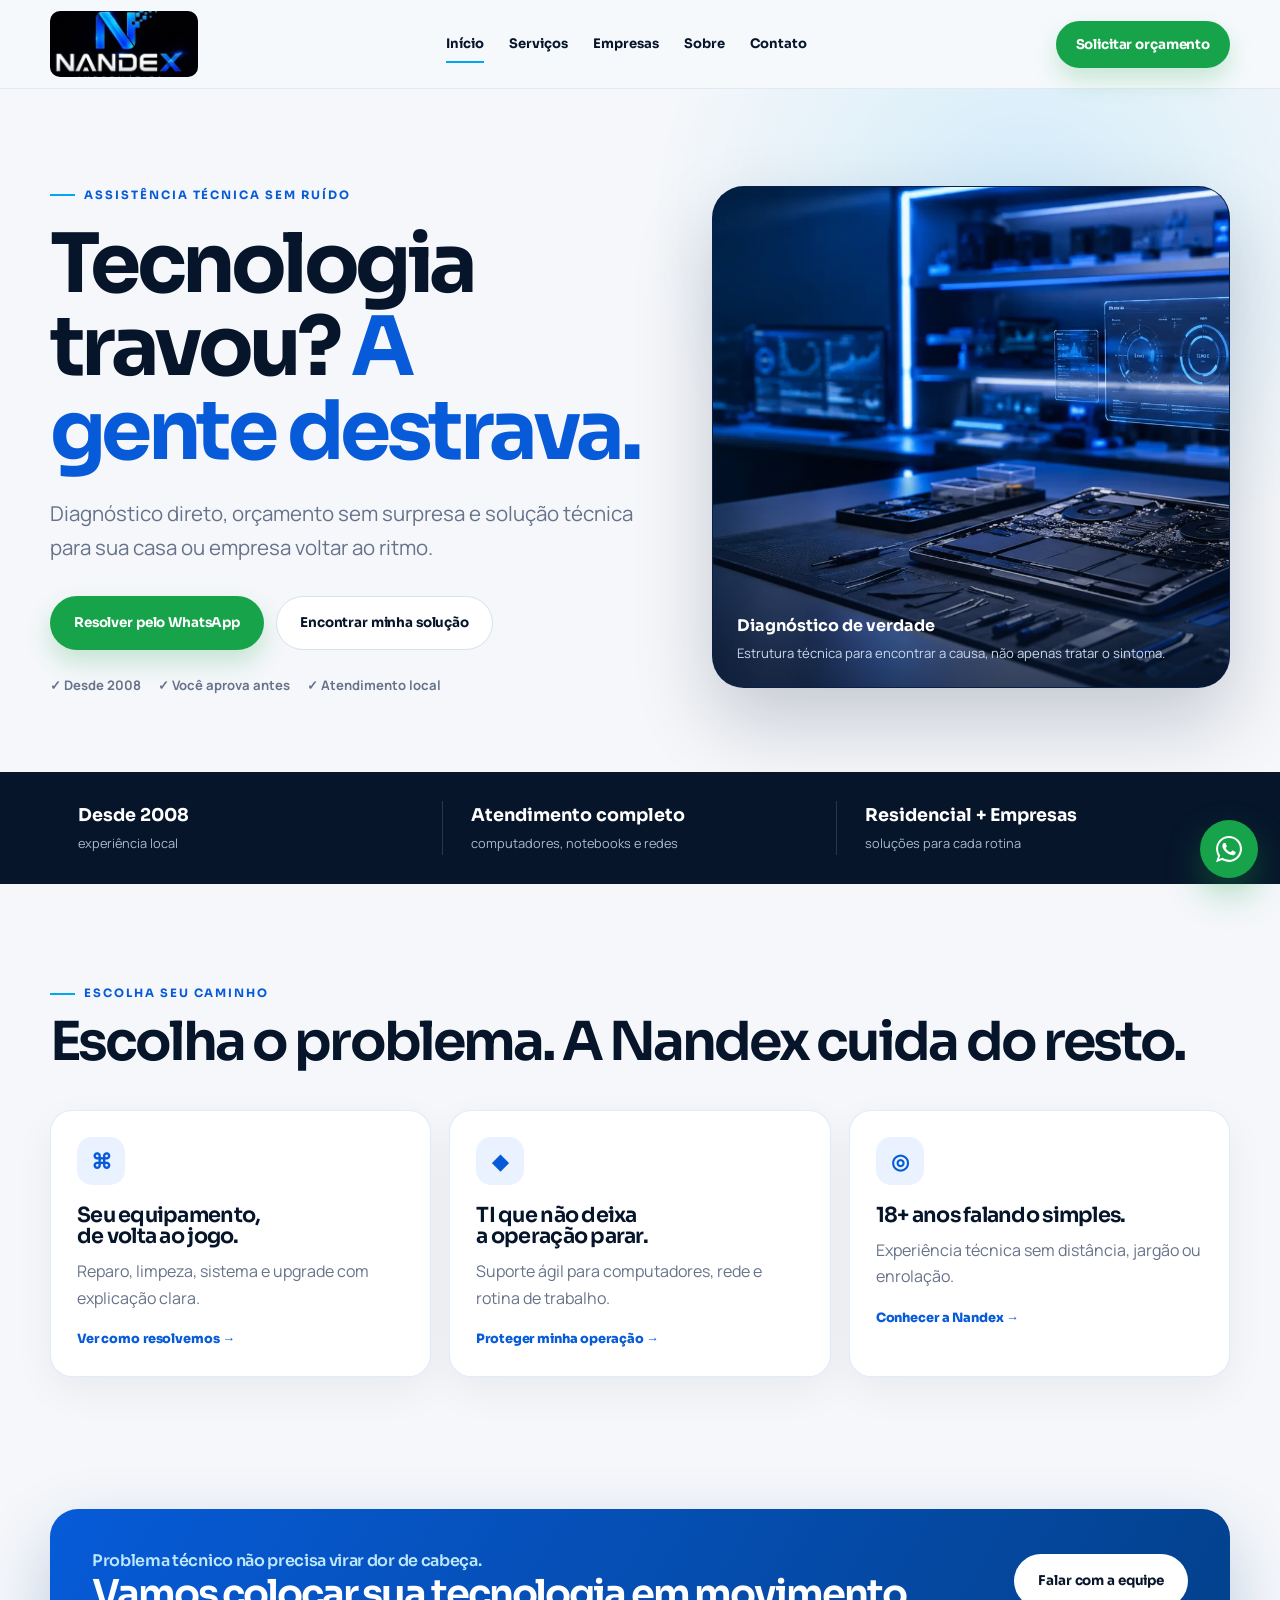
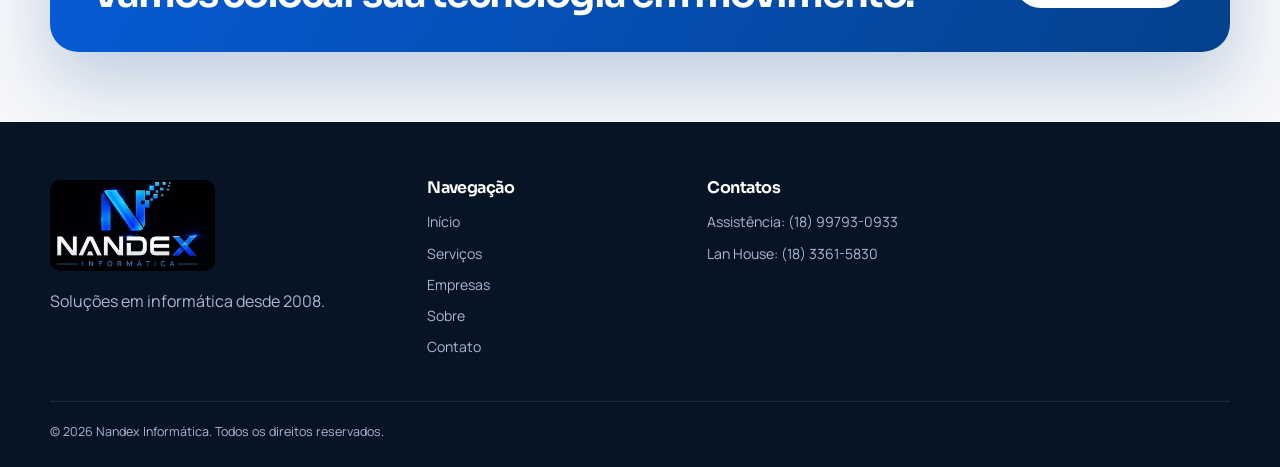
<file: index.html>
<!doctype html><html lang="pt-BR"><head><meta charset="utf-8"><meta name="viewport" content="width=device-width,initial-scale=1"><title>Nandex | Soluções em informática</title><meta name="description" content="Assistência técnica, redes e suporte de TI para residências e empresas em Paraguaçu Paulista."><link rel="preconnect" href="https://fonts.googleapis.com"><link rel="preconnect" href="https://fonts.gstatic.com" crossorigin><link href="https://fonts.googleapis.com/css2?family=Manrope:wght@400;500;600;700;800&family=Sora:wght@500;600;700;800&display=swap" rel="stylesheet"><link rel="stylesheet" href="assets/css/style.css"></head><body>
<header class="site-header"><div class="container navbar"><a class="brand" href="index.html" aria-label="Nandex - Início"><img class="brand-logo" src="assets/img/logo.nandex.jpeg" alt="Nandex Informática"></a><nav class="nav-links" aria-label="Navegação principal"><a class="active" href="index.html">Início</a><a href="servicos.html">Serviços</a><a href="empresas.html">Empresas</a><a href="sobre.html">Sobre</a><a href="contato.html">Contato</a></nav><div class="header-actions"><a class="btn btn-whatsapp" href="https://wa.me/5518997930933" target="_blank" rel="noopener">Solicitar orçamento</a><button class="mobile-toggle" type="button" aria-label="Abrir menu" aria-expanded="false" data-mobile-toggle><span></span><span></span><span></span></button></div></div></header>
<main><section class="hero"><div class="container hero-grid"><div class="hero-copy"><span class="eyebrow">Assistência técnica sem ruído</span><h1>Tecnologia travou? <em>A gente destrava.</em></h1><p>Diagnóstico direto, orçamento sem surpresa e solução técnica para sua casa ou empresa voltar ao ritmo.</p><div class="hero-actions"><a class="btn btn-whatsapp btn-lg" href="https://wa.me/5518997930933" target="_blank" rel="noopener">Resolver pelo WhatsApp</a><a class="btn btn-outline btn-lg" href="servicos.html">Encontrar minha solução</a></div><div class="trust-row"><span>✓ Desde 2008</span><span>✓ Você aprova antes</span><span>✓ Atendimento local</span></div></div><figure class="editorial-media editorial-media-home"><img src="assets/img/imagem_03.webp" width="1916" height="821" alt="Bancada técnica preparada para diagnóstico e manutenção de notebook" fetchpriority="high" decoding="async"><figcaption><strong>Diagnóstico de verdade</strong><span>Estrutura técnica para encontrar a causa, não apenas tratar o sintoma.</span></figcaption></figure></div></section>
<section class="proof-band"><div class="container proof-grid"><div><strong>Desde 2008</strong><span>experiência local</span></div><div><strong>Atendimento completo</strong><span>computadores, notebooks e redes</span></div><div><strong>Residencial + Empresas</strong><span>soluções para cada rotina</span></div></div></section>
<section class="section"><div class="container"><div class="section-heading split-heading"><div><span class="kicker">Escolha seu caminho</span><h2>Escolha o problema. A Nandex cuida do resto.</h2></div></div><div class="grid-3"><article class="card service-preview"><span class="card-icon">⌘</span><h3>Seu equipamento, de volta ao jogo.</h3><p>Reparo, limpeza, sistema e upgrade com explicação clara.</p><a href="servicos.html">Ver como resolvemos →</a></article><article class="card service-preview"><span class="card-icon">◆</span><h3>TI que não deixa a operação parar.</h3><p>Suporte ágil para computadores, rede e rotina de trabalho.</p><a href="empresas.html">Proteger minha operação →</a></article><article class="card service-preview"><span class="card-icon">◎</span><h3>18+ anos falando simples.</h3><p>Experiência técnica sem distância, jargão ou enrolação.</p><a href="sobre.html">Conhecer a Nandex →</a></article></div></div></section>
<section class="section compact"><div class="container cta-banner"><div><span>Problema técnico não precisa virar dor de cabeça.</span><h2>Vamos colocar sua tecnologia em movimento.</h2></div><a class="btn btn-light btn-lg" href="contato.html">Falar com a equipe</a></div></section></main>
<footer class="site-footer"><div class="container footer-grid"><div class="footer-brand"><img src="assets/img/logo.nandex.jpeg" alt="Nandex Informática"><p>Soluções em informática desde 2008.</p></div><div><h3>Navegação</h3><a href="index.html">Início</a><a href="servicos.html">Serviços</a><a href="empresas.html">Empresas</a><a href="sobre.html">Sobre</a><a href="contato.html">Contato</a></div><div><h3>Contatos</h3><a href="https://wa.me/5518997930933">Assistência: (18) 99793-0933</a><a href="tel:+551833615830">Lan House: (18) 3361-5830</a></div></div><div class="container footer-bottom">© 2026 Nandex Informática. Todos os direitos reservados.</div></footer><a class="whatsapp-float" href="https://wa.me/5518997930933" target="_blank" rel="noopener" aria-label="Chamar a Assistência Nandex no WhatsApp"><svg class="whatsapp-icon" viewBox="0 0 448 512" aria-hidden="true"><path d="M380.9 97.1C339 55.1 283.2 32 223.9 32 101.5 32 3.8 131.9 3.8 252.3c0 44.9 11.7 88.6 33.9 127L1.7 480l103.9-34.3c37.7 20.5 77.8 31 118.2 31h.1c120.4 0 222.1-98.3 222.1-220.9 0-59.3-23.2-115-65.1-158.7zM223.9 439.6c-36 0-71.3-9.7-102.2-28.1l-7.4-4.4-61.6 20.3 20.7-60-4.8-7.8c-20.2-32.1-30.9-69.2-30.9-107.4 0-101.7 83-184.5 186.2-184.5 49.8 0 96.6 19.4 131.8 54.6 35.2 35.2 54.6 82 54.5 131.8 0 103.5-83 185.5-186.3 185.5zm101.7-138.3c-5.6-2.8-33-16.3-38.1-18.2-5.1-1.9-8.8-2.8-12.5 2.8-3.7 5.6-14.4 18.2-17.6 21.9-3.2 3.7-6.5 4.2-12.1 1.4-32.6-16.3-54-29.1-75.5-66-5.7-9.8 5.7-9.1 16.3-30.3 1.8-3.7.9-6.9-.5-9.7-1.4-2.8-12.5-30.1-17.1-41.2-4.5-10.8-9.1-9.3-12.5-9.5-3.2-.2-6.9-.2-10.7-.2s-9.7 1.4-14.8 6.9c-5.1 5.6-19.5 19.1-19.5 46.5s20 53.9 22.8 57.6c2.8 3.7 39.3 60 95.2 84.2 35.4 15.3 49.2 16.6 66.9 14 10.8-1.6 33-13.5 37.6-26.5 4.6-13 4.6-24.2 3.2-26.5-1.3-2.5-5-3.9-10.6-6.7z"/></svg></a><script src="assets/js/main.js"></script></body></html>
</file>
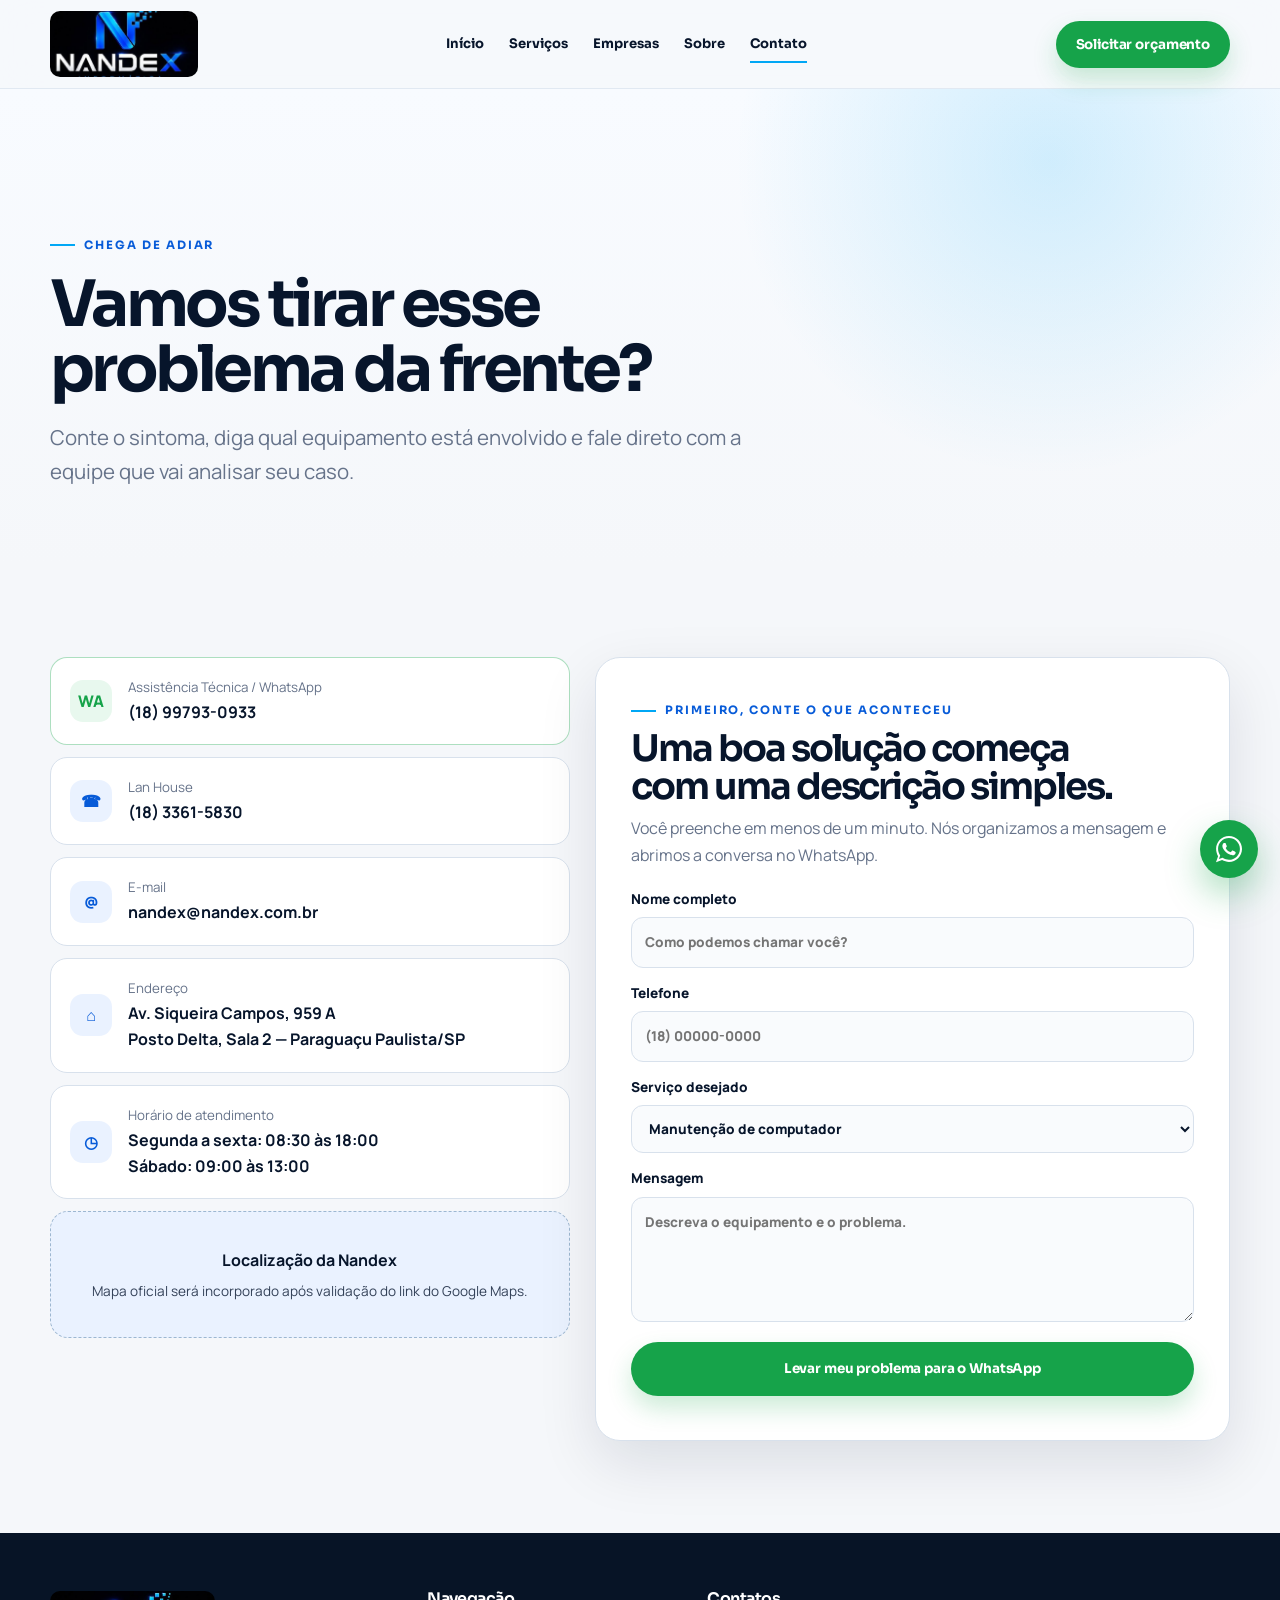
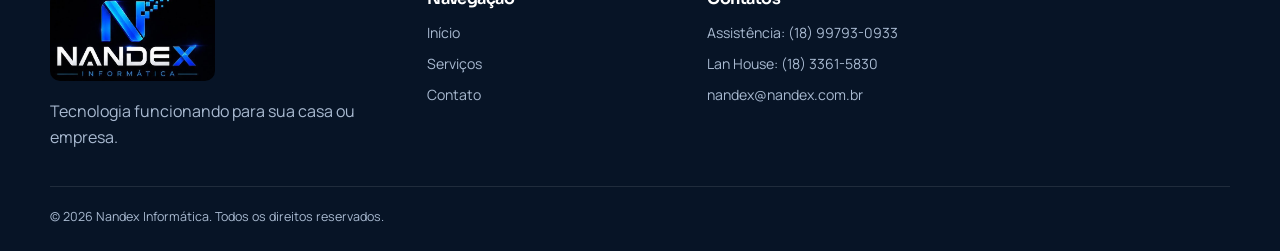
<file: contato.html>
<!doctype html><html lang="pt-BR"><head><meta charset="utf-8"><meta name="viewport" content="width=device-width,initial-scale=1"><title>Contato e orçamento | Nandex Informática</title><meta name="description" content="Fale com a Assistência Nandex, solicite orçamento e consulte horários e endereço em Paraguaçu Paulista."><link rel="preconnect" href="https://fonts.googleapis.com"><link rel="preconnect" href="https://fonts.gstatic.com" crossorigin><link href="https://fonts.googleapis.com/css2?family=Manrope:wght@400;500;600;700;800&family=Sora:wght@500;600;700;800&display=swap" rel="stylesheet"><link rel="stylesheet" href="assets/css/style.css"></head><body>
<header class="site-header"><div class="container navbar"><a class="brand" href="index.html" aria-label="Nandex - Página inicial"><img class="brand-logo" src="assets/img/logo.nandex.jpeg" alt="Nandex Informática"></a><nav class="nav-links" aria-label="Navegação principal"><a href="index.html">Início</a><a href="servicos.html">Serviços</a><a href="empresas.html">Empresas</a><a href="sobre.html">Sobre</a><a class="active" href="contato.html">Contato</a></nav><div class="header-actions"><a class="btn btn-whatsapp" href="https://wa.me/5518997930933" target="_blank" rel="noopener">Solicitar orçamento</a><button class="mobile-toggle" type="button" aria-label="Abrir menu" aria-expanded="false" data-mobile-toggle><span></span><span></span><span></span></button></div></div></header>
<main><section class="page-hero"><div class="container"><span class="eyebrow">Chega de adiar</span><h1>Vamos tirar esse problema da frente?</h1><p>Conte o sintoma, diga qual equipamento está envolvido e fale direto com a equipe que vai analisar seu caso.</p></div></section>
<section class="section"><div class="container contact-layout"><aside class="contact-info">
<a class="info-card whatsapp-card" href="https://wa.me/5518997930933" target="_blank" rel="noopener"><span>WA</span><div><small>Assistência Técnica / WhatsApp</small><strong>(18) 99793-0933</strong></div></a>
<a class="info-card" href="tel:+551833615830"><span>☎</span><div><small>Lan House</small><strong>(18) 3361-5830</strong></div></a>
<a class="info-card" href="mailto:nandex@nandex.com.br"><span>@</span><div><small>E-mail</small><strong>nandex@nandex.com.br</strong></div></a>
<div class="info-card"><span>⌂</span><div><small>Endereço</small><strong>Av. Siqueira Campos, 959 A<br>Posto Delta, Sala 2 — Paraguaçu Paulista/SP</strong></div></div>
<div class="info-card"><span>◷</span><div><small>Horário de atendimento</small><strong>Segunda a sexta: 08:30 às 18:00<br>Sábado: 09:00 às 13:00</strong></div></div>
<div class="map-placeholder"><strong>Localização da Nandex</strong><p>Mapa oficial será incorporado após validação do link do Google Maps.</p></div>
</aside>
<form class="contact-form" data-contact-form><span class="kicker">Primeiro, conte o que aconteceu</span><h2>Uma boa solução começa com uma descrição simples.</h2><p>Você preenche em menos de um minuto. Nós organizamos a mensagem e abrimos a conversa no WhatsApp.</p><label>Nome completo<input name="nome" type="text" autocomplete="name" required placeholder="Como podemos chamar você?"></label><label>Telefone<input name="telefone" type="tel" autocomplete="tel" placeholder="(18) 00000-0000"></label><label>Serviço desejado<select name="servico"><option>Manutenção de computador</option><option>Manutenção de notebook</option><option>Formatação ou instalação</option><option>Remoção de vírus</option><option>Redes e Wi-Fi</option><option>Suporte para empresa</option><option>Peças ou equipamentos</option><option>Outro atendimento</option></select></label><label>Mensagem<textarea name="mensagem" placeholder="Descreva o equipamento e o problema."></textarea></label><button class="btn btn-whatsapp btn-lg" type="submit">Levar meu problema para o WhatsApp</button><p class="form-feedback" data-form-feedback aria-live="polite"></p></form>
</div></section></main>
<footer class="site-footer"><div class="container footer-grid"><div class="footer-brand"><img src="assets/img/logo.nandex.jpeg" alt="Nandex Informática"><p>Tecnologia funcionando para sua casa ou empresa.</p></div><div><h3>Navegação</h3><a href="index.html">Início</a><a href="servicos.html">Serviços</a><a href="contato.html">Contato</a></div><div><h3>Contatos</h3><a href="https://wa.me/5518997930933">Assistência: (18) 99793-0933</a><a href="tel:+551833615830">Lan House: (18) 3361-5830</a><a href="mailto:nandex@nandex.com.br">nandex@nandex.com.br</a></div></div><div class="container footer-bottom">© 2026 Nandex Informática. Todos os direitos reservados.</div></footer><a class="whatsapp-float" href="https://wa.me/5518997930933" target="_blank" rel="noopener" aria-label="Chamar a Assistência Nandex no WhatsApp"><svg class="whatsapp-icon" viewBox="0 0 448 512" aria-hidden="true"><path d="M380.9 97.1C339 55.1 283.2 32 223.9 32 101.5 32 3.8 131.9 3.8 252.3c0 44.9 11.7 88.6 33.9 127L1.7 480l103.9-34.3c37.7 20.5 77.8 31 118.2 31h.1c120.4 0 222.1-98.3 222.1-220.9 0-59.3-23.2-115-65.1-158.7zM223.9 439.6c-36 0-71.3-9.7-102.2-28.1l-7.4-4.4-61.6 20.3 20.7-60-4.8-7.8c-20.2-32.1-30.9-69.2-30.9-107.4 0-101.7 83-184.5 186.2-184.5 49.8 0 96.6 19.4 131.8 54.6 35.2 35.2 54.6 82 54.5 131.8 0 103.5-83 185.5-186.3 185.5zm101.7-138.3c-5.6-2.8-33-16.3-38.1-18.2-5.1-1.9-8.8-2.8-12.5 2.8-3.7 5.6-14.4 18.2-17.6 21.9-3.2 3.7-6.5 4.2-12.1 1.4-32.6-16.3-54-29.1-75.5-66-5.7-9.8 5.7-9.1 16.3-30.3 1.8-3.7.9-6.9-.5-9.7-1.4-2.8-12.5-30.1-17.1-41.2-4.5-10.8-9.1-9.3-12.5-9.5-3.2-.2-6.9-.2-10.7-.2s-9.7 1.4-14.8 6.9c-5.1 5.6-19.5 19.1-19.5 46.5s20 53.9 22.8 57.6c2.8 3.7 39.3 60 95.2 84.2 35.4 15.3 49.2 16.6 66.9 14 10.8-1.6 33-13.5 37.6-26.5 4.6-13 4.6-24.2 3.2-26.5-1.3-2.5-5-3.9-10.6-6.7z"/></svg></a><script src="assets/js/main.js"></script></body></html>
</file>
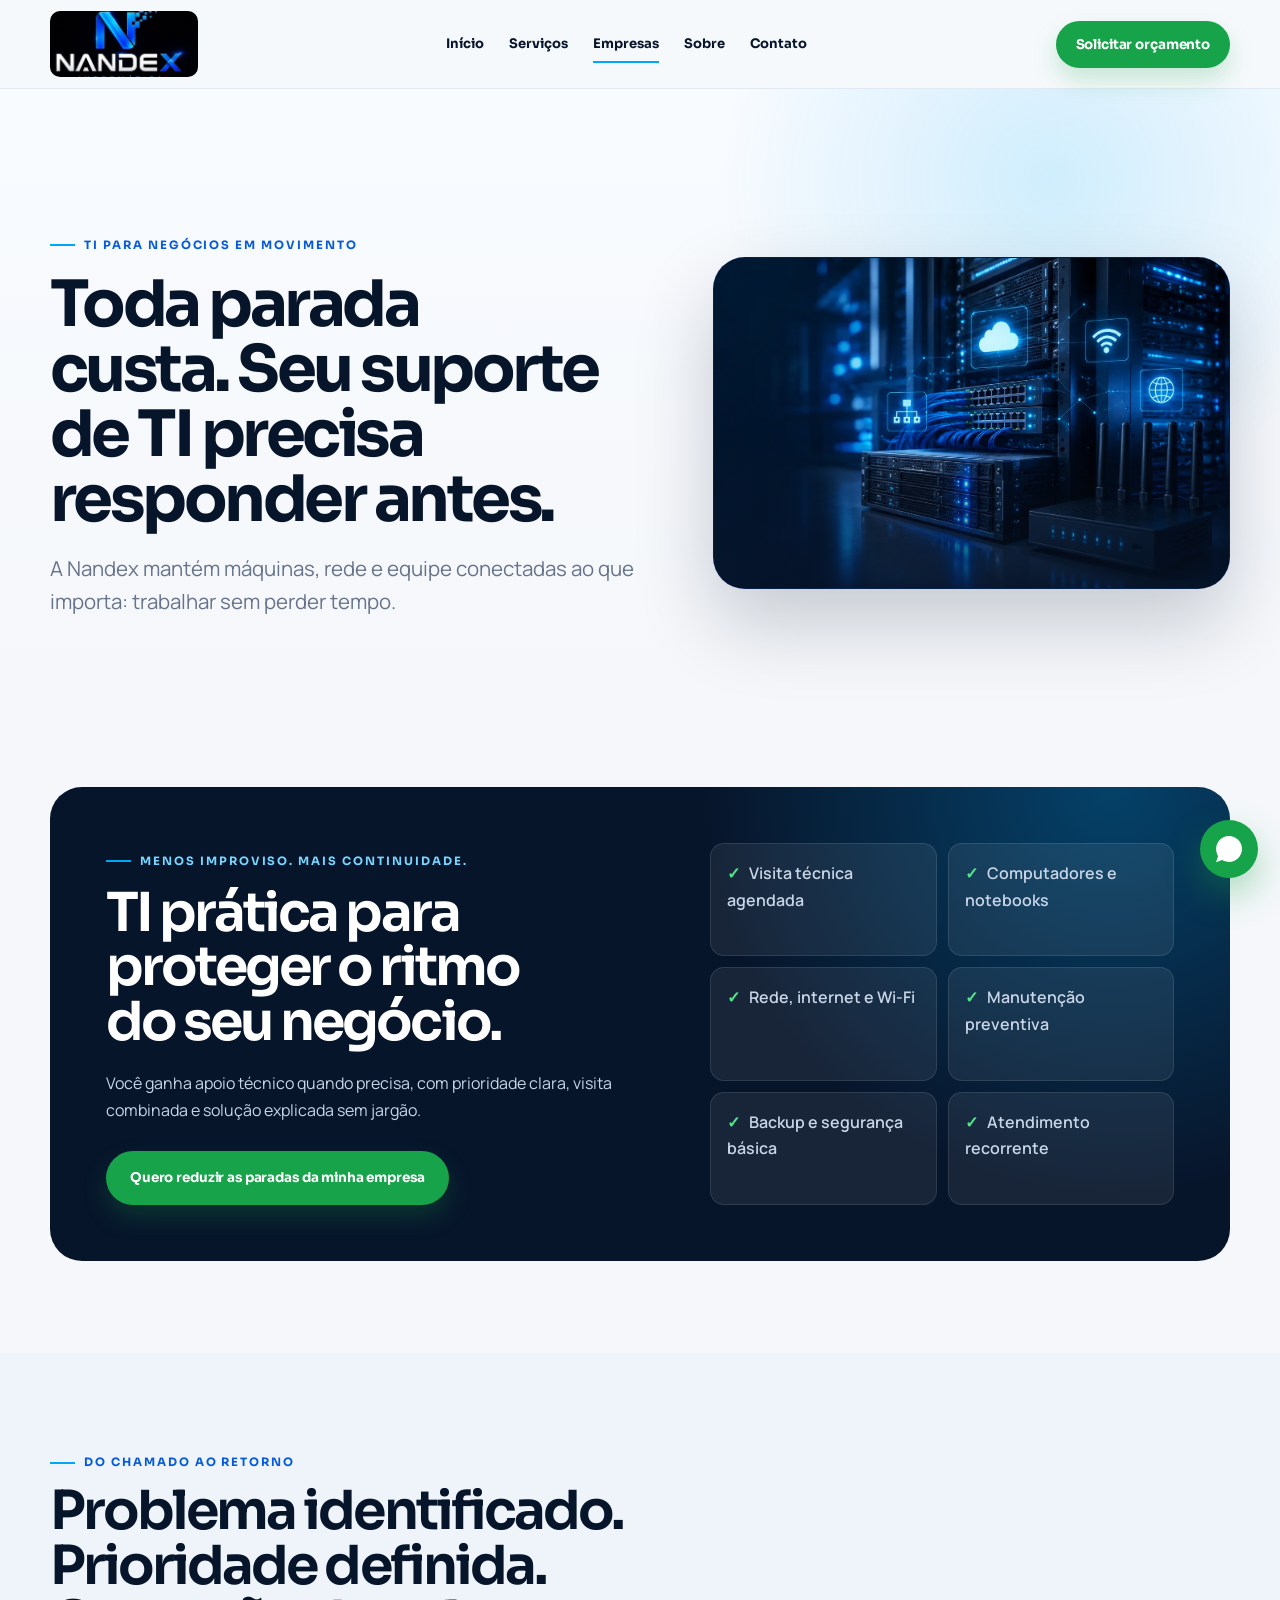
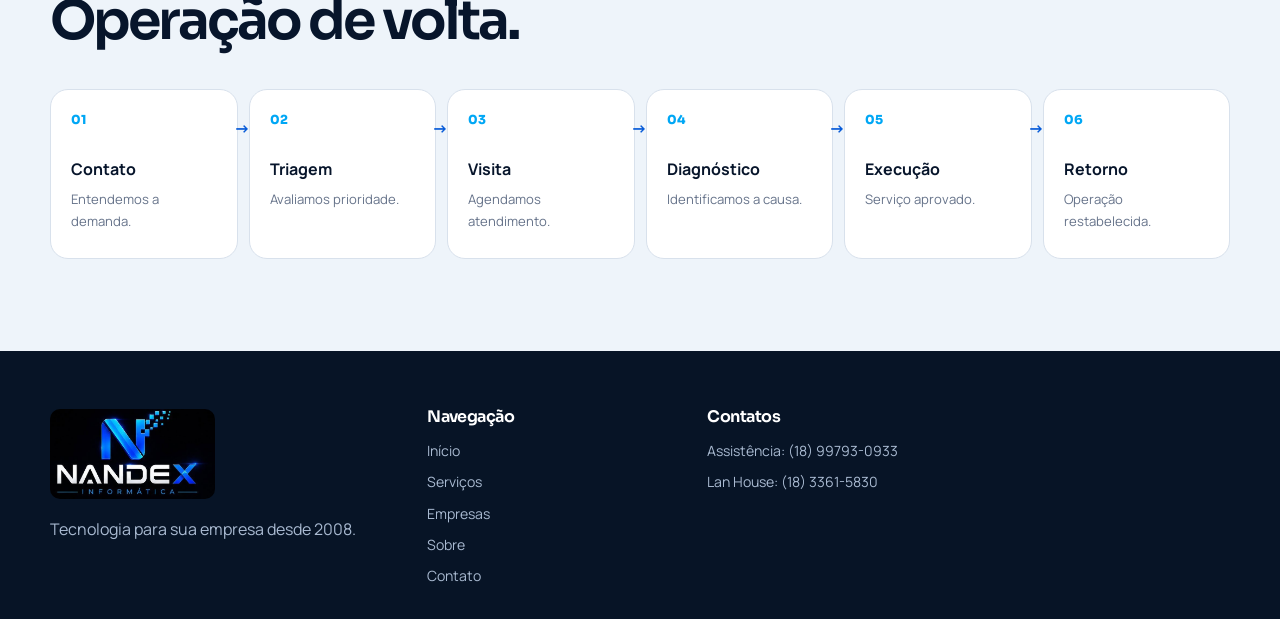
<file: empresas.html>
<!doctype html><html lang="pt-BR"><head><meta charset="utf-8"><meta name="viewport" content="width=device-width,initial-scale=1"><title>Suporte de TI para empresas | Nandex</title><meta name="description" content="Suporte de TI, redes e manutenção preventiva para empresas em Paraguaçu Paulista."><link rel="preconnect" href="https://fonts.googleapis.com"><link rel="preconnect" href="https://fonts.gstatic.com" crossorigin><link href="https://fonts.googleapis.com/css2?family=Manrope:wght@400;500;600;700;800&family=Sora:wght@500;600;700;800&display=swap" rel="stylesheet"><link rel="stylesheet" href="assets/css/style.css"></head><body>
<header class="site-header"><div class="container navbar"><a class="brand" href="index.html"><img class="brand-logo" src="assets/img/logo.nandex.jpeg" alt="Nandex Informática"></a><nav class="nav-links"><a href="index.html">Início</a><a href="servicos.html">Serviços</a><a class="active" href="empresas.html">Empresas</a><a href="sobre.html">Sobre</a><a href="contato.html">Contato</a></nav><div class="header-actions"><a class="btn btn-whatsapp" href="https://wa.me/5518997930933">Solicitar orçamento</a><button class="mobile-toggle" aria-label="Abrir menu" aria-expanded="false" data-mobile-toggle><span></span><span></span><span></span></button></div></div></header>
<main><section class="page-hero"><div class="container page-hero-grid"><div class="page-hero-copy"><span class="eyebrow">TI para negócios em movimento</span><h1>Toda parada custa. Seu suporte de TI precisa responder antes.</h1><p>A Nandex mantém máquinas, rede e equipe conectadas ao que importa: trabalhar sem perder tempo.</p></div><figure class="editorial-media" style="--media-position: right center"><img src="assets/img/imagem_04.webp" width="1916" height="821" alt="Infraestrutura de rede, servidores e conectividade empresarial" loading="lazy" decoding="async"></figure></div></section><section class="section"><div class="container business-panel"><div><span class="kicker kicker-light">Menos improviso. Mais continuidade.</span><h2>TI prática para proteger o ritmo do seu negócio.</h2><p>Você ganha apoio técnico quando precisa, com prioridade clara, visita combinada e solução explicada sem jargão.</p><a class="btn btn-whatsapp btn-lg" href="https://wa.me/5518997930933?text=Quero%20falar%20sobre%20suporte%20para%20minha%20empresa.">Quero reduzir as paradas da minha empresa</a></div><ul class="feature-list"><li>Visita técnica agendada</li><li>Computadores e notebooks</li><li>Rede, internet e Wi-Fi</li><li>Manutenção preventiva</li><li>Backup e segurança básica</li><li>Atendimento recorrente</li></ul></div></section><section class="section section-tint"><div class="container"><div class="section-heading"><span class="kicker">Do chamado ao retorno</span><h2>Problema identificado. Prioridade definida. Operação de volta.</h2></div><ol class="process-grid"><li><span>01</span><strong>Contato</strong><p>Entendemos a demanda.</p></li><li><span>02</span><strong>Triagem</strong><p>Avaliamos prioridade.</p></li><li><span>03</span><strong>Visita</strong><p>Agendamos atendimento.</p></li><li><span>04</span><strong>Diagnóstico</strong><p>Identificamos a causa.</p></li><li><span>05</span><strong>Execução</strong><p>Serviço aprovado.</p></li><li><span>06</span><strong>Retorno</strong><p>Operação restabelecida.</p></li></ol></div></section></main>
<footer class="site-footer"><div class="container footer-grid"><div class="footer-brand"><img src="assets/img/logo.nandex.jpeg" alt="Nandex Informática"><p>Tecnologia para sua empresa desde 2008.</p></div><div><h3>Navegação</h3><a href="index.html">Início</a><a href="servicos.html">Serviços</a><a href="empresas.html">Empresas</a><a href="sobre.html">Sobre</a><a href="contato.html">Contato</a></div><div><h3>Contatos</h3><a href="https://wa.me/5518997930933">Assistência: (18) 99793-0933</a><a href="tel:+551833615830">Lan House: (18) 3361-5830</a></div></div></footer><a class="whatsapp-float" href="https://wa.me/5518997930933" aria-label="Chamar no WhatsApp"><svg class="whatsapp-icon" viewBox="0 0 448 512" aria-hidden="true"><path d="M380.9 97.1C339 55.1 283.2 32 223.9 32 101.5 32 3.8 131.9 3.8 252.3c0 44.9 11.7 88.6 33.9 127L1.7 480l103.9-34.3c37.7 20.5 77.8 31 118.2 31h.1c120.4 0 222.1-98.3 222.1-220.9 0-59.3-23.2-115-65.1-158.7z"/></svg></a><script src="assets/js/main.js"></script></body></html>
</file>
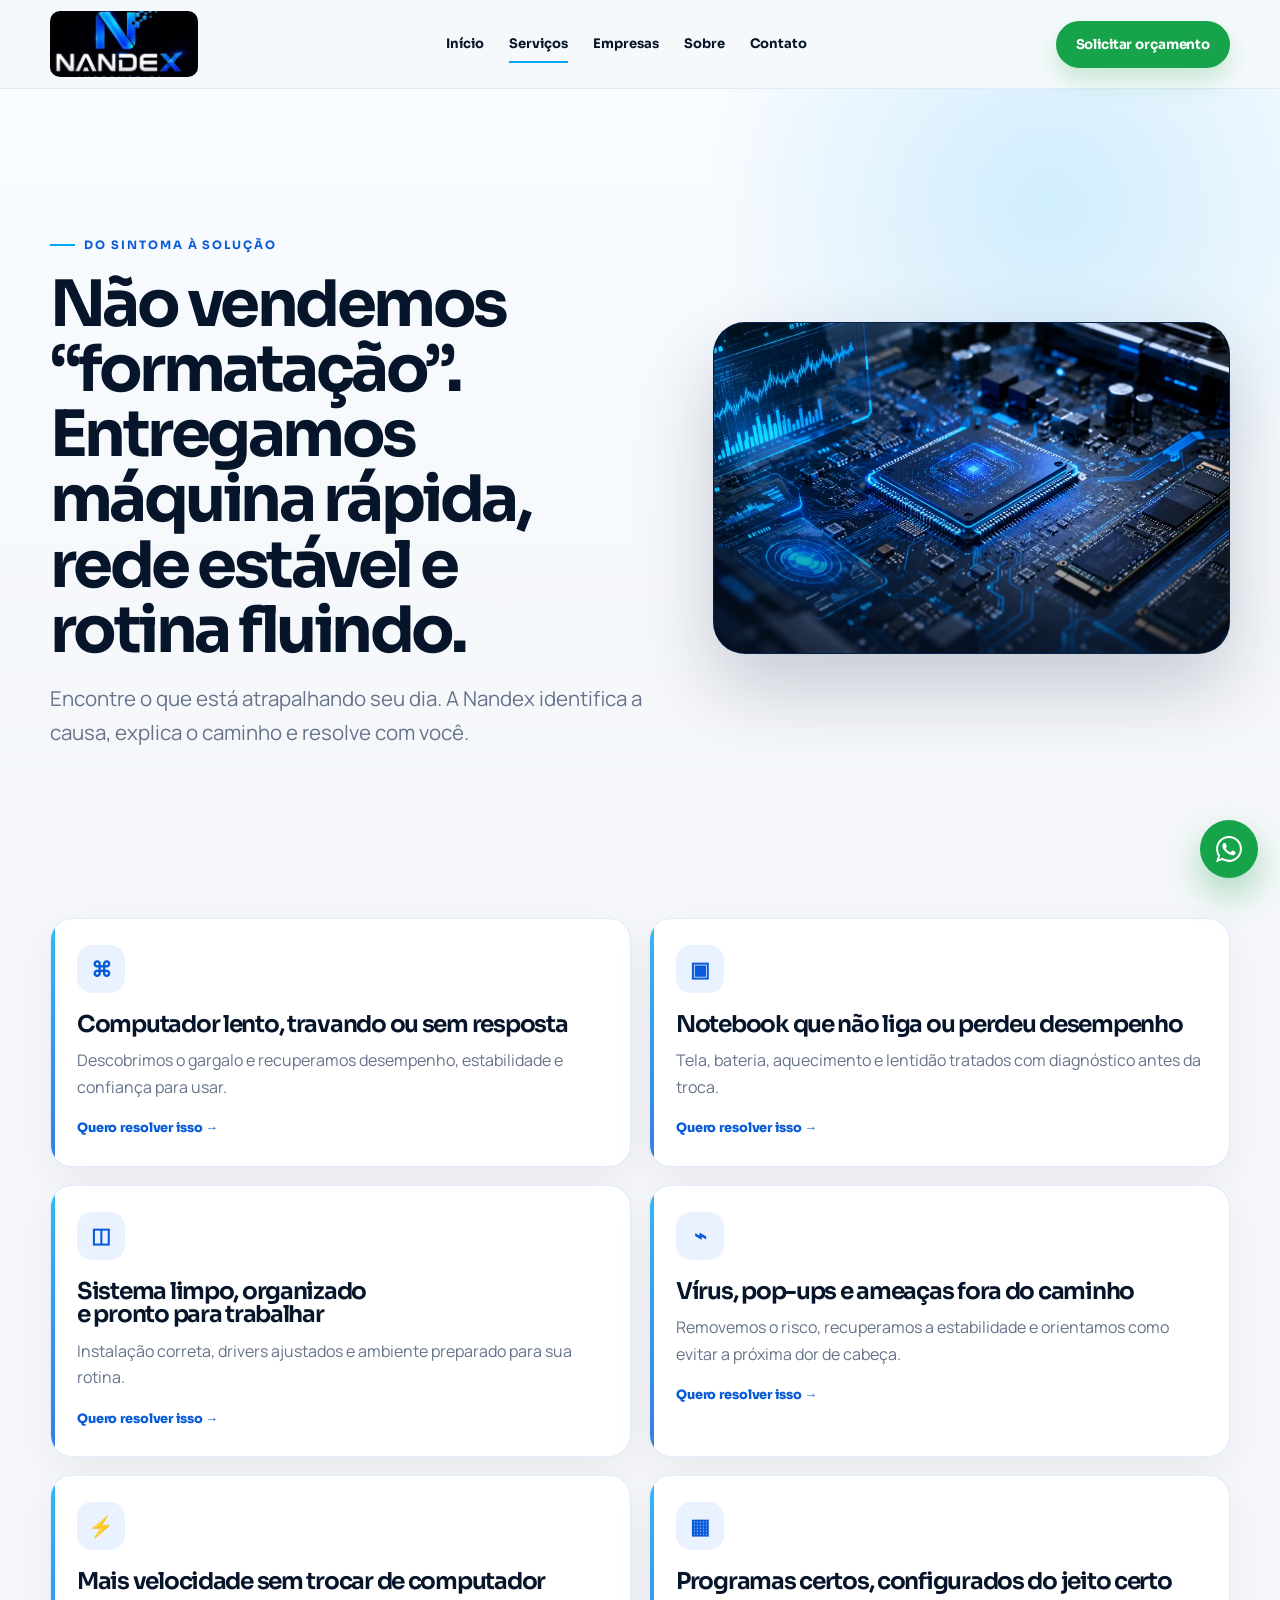
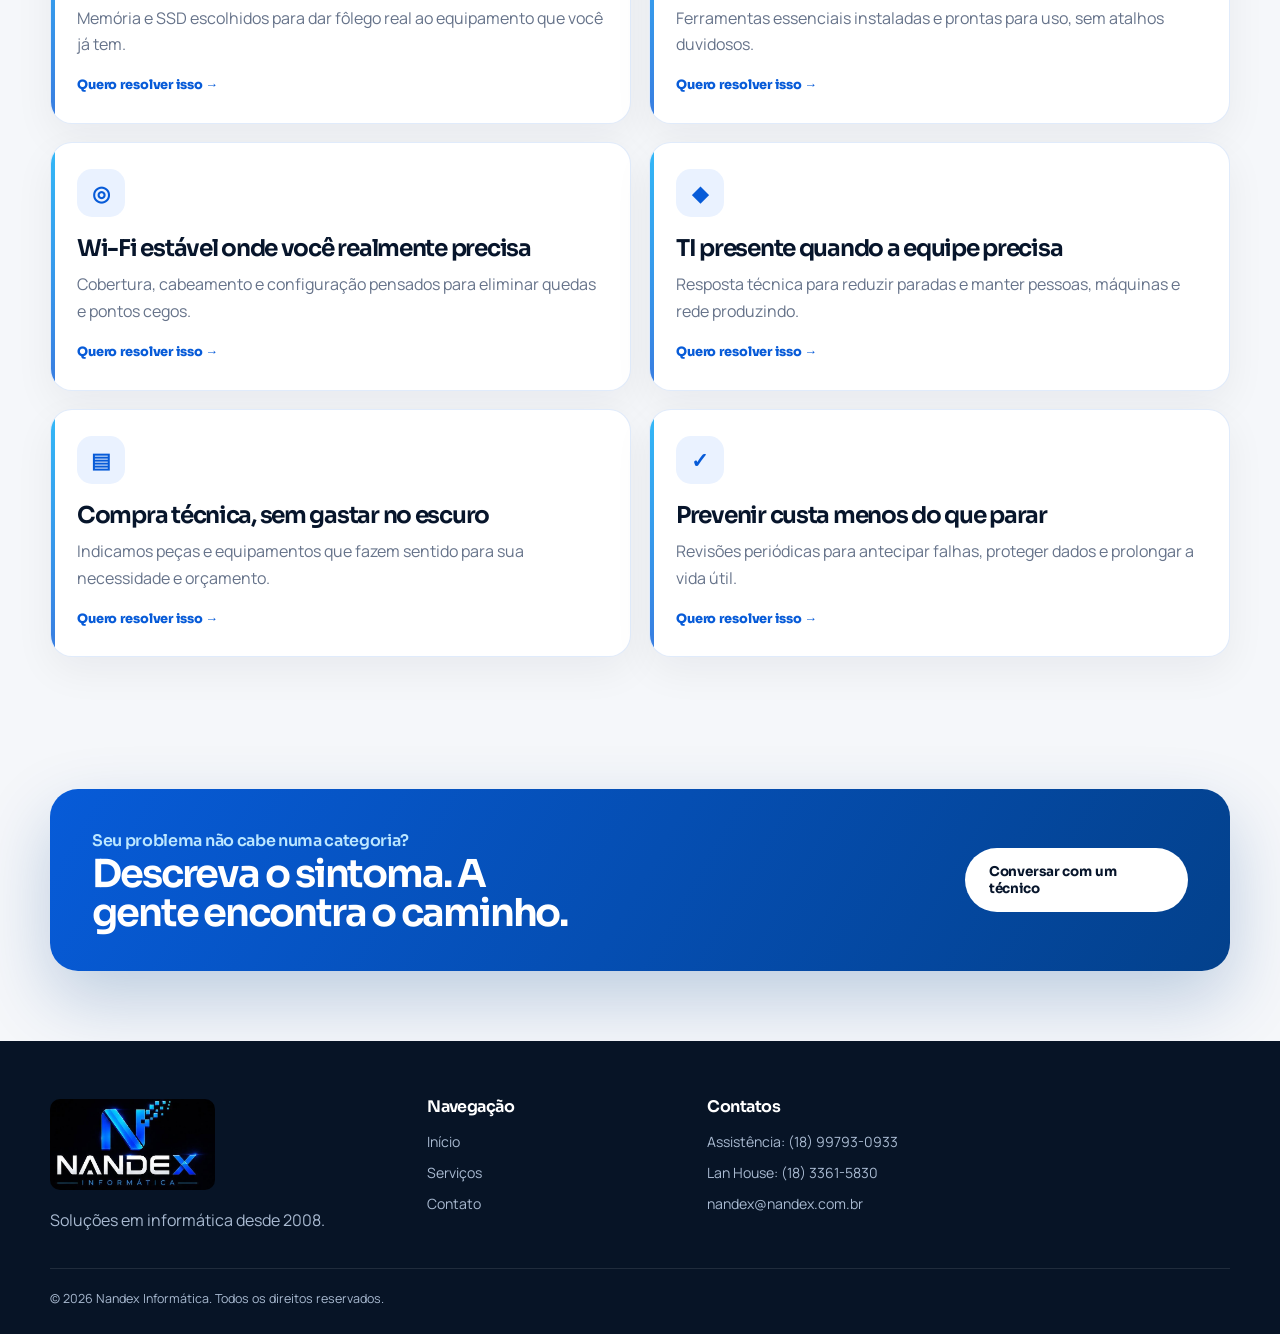
<file: servicos.html>
<!doctype html><html lang="pt-BR"><head><meta charset="utf-8"><meta name="viewport" content="width=device-width,initial-scale=1"><title>Serviços de informática | Nandex</title><meta name="description" content="Manutenção de computadores e notebooks, redes, upgrades, remoção de vírus e suporte empresarial em Paraguaçu Paulista."><link rel="preconnect" href="https://fonts.googleapis.com"><link rel="preconnect" href="https://fonts.gstatic.com" crossorigin><link href="https://fonts.googleapis.com/css2?family=Manrope:wght@400;500;600;700;800&family=Sora:wght@500;600;700;800&display=swap" rel="stylesheet"><link rel="stylesheet" href="assets/css/style.css"></head><body>
<header class="site-header"><div class="container navbar"><a class="brand" href="index.html" aria-label="Nandex - Página inicial"><img class="brand-logo" src="assets/img/logo.nandex.jpeg" alt="Nandex Informática"></a><nav class="nav-links" aria-label="Navegação principal"><a href="index.html">Início</a><a class="active" href="servicos.html">Serviços</a><a href="empresas.html">Empresas</a><a href="sobre.html">Sobre</a><a href="contato.html">Contato</a></nav><div class="header-actions"><a class="btn btn-whatsapp" href="https://wa.me/5518997930933" target="_blank" rel="noopener">Solicitar orçamento</a><button class="mobile-toggle" type="button" aria-label="Abrir menu" aria-expanded="false" data-mobile-toggle><span></span><span></span><span></span></button></div></div></header>
<main><section class="page-hero"><div class="container page-hero-grid"><div class="page-hero-copy"><span class="eyebrow">Do sintoma à solução</span><h1>Não vendemos “formatação”. Entregamos máquina rápida, rede estável e rotina fluindo.</h1><p>Encontre o que está atrapalhando seu dia. A Nandex identifica a causa, explica o caminho e resolve com você.</p></div><figure class="editorial-media" style="--media-position: center"><img src="assets/img/imagem_01.webp" width="1672" height="941" alt="Placa de computador com processador e memória em destaque" loading="lazy" decoding="async"></figure></div></section>
<section class="section"><div class="container services-catalog">
<article class="service-card" id="manutencao"><span class="card-icon">⌘</span><h2>Computador lento, travando ou sem resposta</h2><p>Descobrimos o gargalo e recuperamos desempenho, estabilidade e confiança para usar.</p><a href="https://wa.me/5518997930933?text=Quero%20consultar%20manuten%C3%A7%C3%A3o%20de%20computador." target="_blank" rel="noopener">Quero resolver isso →</a></article>
<article class="service-card"><span class="card-icon">▣</span><h2>Notebook que não liga ou perdeu desempenho</h2><p>Tela, bateria, aquecimento e lentidão tratados com diagnóstico antes da troca.</p><a href="https://wa.me/5518997930933?text=Quero%20consultar%20manuten%C3%A7%C3%A3o%20de%20notebook." target="_blank" rel="noopener">Quero resolver isso →</a></article>
<article class="service-card"><span class="card-icon">◫</span><h2>Sistema limpo, organizado e pronto para trabalhar</h2><p>Instalação correta, drivers ajustados e ambiente preparado para sua rotina.</p><a href="https://wa.me/5518997930933?text=Quero%20consultar%20formata%C3%A7%C3%A3o%20e%20sistemas." target="_blank" rel="noopener">Quero resolver isso →</a></article>
<article class="service-card"><span class="card-icon">⌁</span><h2>Vírus, pop-ups e ameaças fora do caminho</h2><p>Removemos o risco, recuperamos a estabilidade e orientamos como evitar a próxima dor de cabeça.</p><a href="https://wa.me/5518997930933?text=Quero%20consultar%20remo%C3%A7%C3%A3o%20de%20v%C3%ADrus." target="_blank" rel="noopener">Quero resolver isso →</a></article>
<article class="service-card"><span class="card-icon">⚡</span><h2>Mais velocidade sem trocar de computador</h2><p>Memória e SSD escolhidos para dar fôlego real ao equipamento que você já tem.</p><a href="https://wa.me/5518997930933?text=Quero%20consultar%20upgrade%20de%20mem%C3%B3ria%20e%20SSD." target="_blank" rel="noopener">Quero resolver isso →</a></article>
<article class="service-card"><span class="card-icon">▦</span><h2>Programas certos, configurados do jeito certo</h2><p>Ferramentas essenciais instaladas e prontas para uso, sem atalhos duvidosos.</p><a href="https://wa.me/5518997930933?text=Quero%20consultar%20instala%C3%A7%C3%A3o%20de%20programas." target="_blank" rel="noopener">Quero resolver isso →</a></article>
<article class="service-card" id="redes"><span class="card-icon">◎</span><h2>Wi-Fi estável onde você realmente precisa</h2><p>Cobertura, cabeamento e configuração pensados para eliminar quedas e pontos cegos.</p><a href="https://wa.me/5518997930933?text=Quero%20consultar%20redes%2C%20Wi-Fi%20e%20cabeamento." target="_blank" rel="noopener">Quero resolver isso →</a></article>
<article class="service-card" id="empresarial"><span class="card-icon">◆</span><h2>TI presente quando a equipe precisa</h2><p>Resposta técnica para reduzir paradas e manter pessoas, máquinas e rede produzindo.</p><a href="https://wa.me/5518997930933?text=Quero%20consultar%20suporte%20t%C3%A9cnico%20empresarial." target="_blank" rel="noopener">Quero resolver isso →</a></article>
<article class="service-card"><span class="card-icon">▤</span><h2>Compra técnica, sem gastar no escuro</h2><p>Indicamos peças e equipamentos que fazem sentido para sua necessidade e orçamento.</p><a href="https://wa.me/5518997930933?text=Quero%20consultar%20pe%C3%A7as%20e%20equipamentos." target="_blank" rel="noopener">Quero resolver isso →</a></article>
<article class="service-card"><span class="card-icon">✓</span><h2>Prevenir custa menos do que parar</h2><p>Revisões periódicas para antecipar falhas, proteger dados e prolongar a vida útil.</p><a href="https://wa.me/5518997930933?text=Quero%20consultar%20manuten%C3%A7%C3%A3o%20preventiva." target="_blank" rel="noopener">Quero resolver isso →</a></article>
</div></section><section class="section compact"><div class="container cta-banner"><div><span>Seu problema não cabe numa categoria?</span><h2>Descreva o sintoma. A gente encontra o caminho.</h2></div><a class="btn btn-light btn-lg" href="https://wa.me/5518997930933" target="_blank" rel="noopener">Conversar com um técnico</a></div></section></main>
<footer class="site-footer"><div class="container footer-grid"><div class="footer-brand"><img src="assets/img/logo.nandex.jpeg" alt="Nandex Informática"><p>Soluções em informática desde 2008.</p></div><div><h3>Navegação</h3><a href="index.html">Início</a><a href="servicos.html">Serviços</a><a href="contato.html">Contato</a></div><div><h3>Contatos</h3><a href="https://wa.me/5518997930933">Assistência: (18) 99793-0933</a><a href="tel:+551833615830">Lan House: (18) 3361-5830</a><a href="mailto:nandex@nandex.com.br">nandex@nandex.com.br</a></div></div><div class="container footer-bottom">© 2026 Nandex Informática. Todos os direitos reservados.</div></footer><a class="whatsapp-float" href="https://wa.me/5518997930933" target="_blank" rel="noopener" aria-label="Chamar a Assistência Nandex no WhatsApp"><svg class="whatsapp-icon" viewBox="0 0 448 512" aria-hidden="true"><path d="M380.9 97.1C339 55.1 283.2 32 223.9 32 101.5 32 3.8 131.9 3.8 252.3c0 44.9 11.7 88.6 33.9 127L1.7 480l103.9-34.3c37.7 20.5 77.8 31 118.2 31h.1c120.4 0 222.1-98.3 222.1-220.9 0-59.3-23.2-115-65.1-158.7zM223.9 439.6c-36 0-71.3-9.7-102.2-28.1l-7.4-4.4-61.6 20.3 20.7-60-4.8-7.8c-20.2-32.1-30.9-69.2-30.9-107.4 0-101.7 83-184.5 186.2-184.5 49.8 0 96.6 19.4 131.8 54.6 35.2 35.2 54.6 82 54.5 131.8 0 103.5-83 185.5-186.3 185.5zm101.7-138.3c-5.6-2.8-33-16.3-38.1-18.2-5.1-1.9-8.8-2.8-12.5 2.8-3.7 5.6-14.4 18.2-17.6 21.9-3.2 3.7-6.5 4.2-12.1 1.4-32.6-16.3-54-29.1-75.5-66-5.7-9.8 5.7-9.1 16.3-30.3 1.8-3.7.9-6.9-.5-9.7-1.4-2.8-12.5-30.1-17.1-41.2-4.5-10.8-9.1-9.3-12.5-9.5-3.2-.2-6.9-.2-10.7-.2s-9.7 1.4-14.8 6.9c-5.1 5.6-19.5 19.1-19.5 46.5s20 53.9 22.8 57.6c2.8 3.7 39.3 60 95.2 84.2 35.4 15.3 49.2 16.6 66.9 14 10.8-1.6 33-13.5 37.6-26.5 4.6-13 4.6-24.2 3.2-26.5-1.3-2.5-5-3.9-10.6-6.7z"/></svg></a><script src="assets/js/main.js"></script></body></html>
</file>
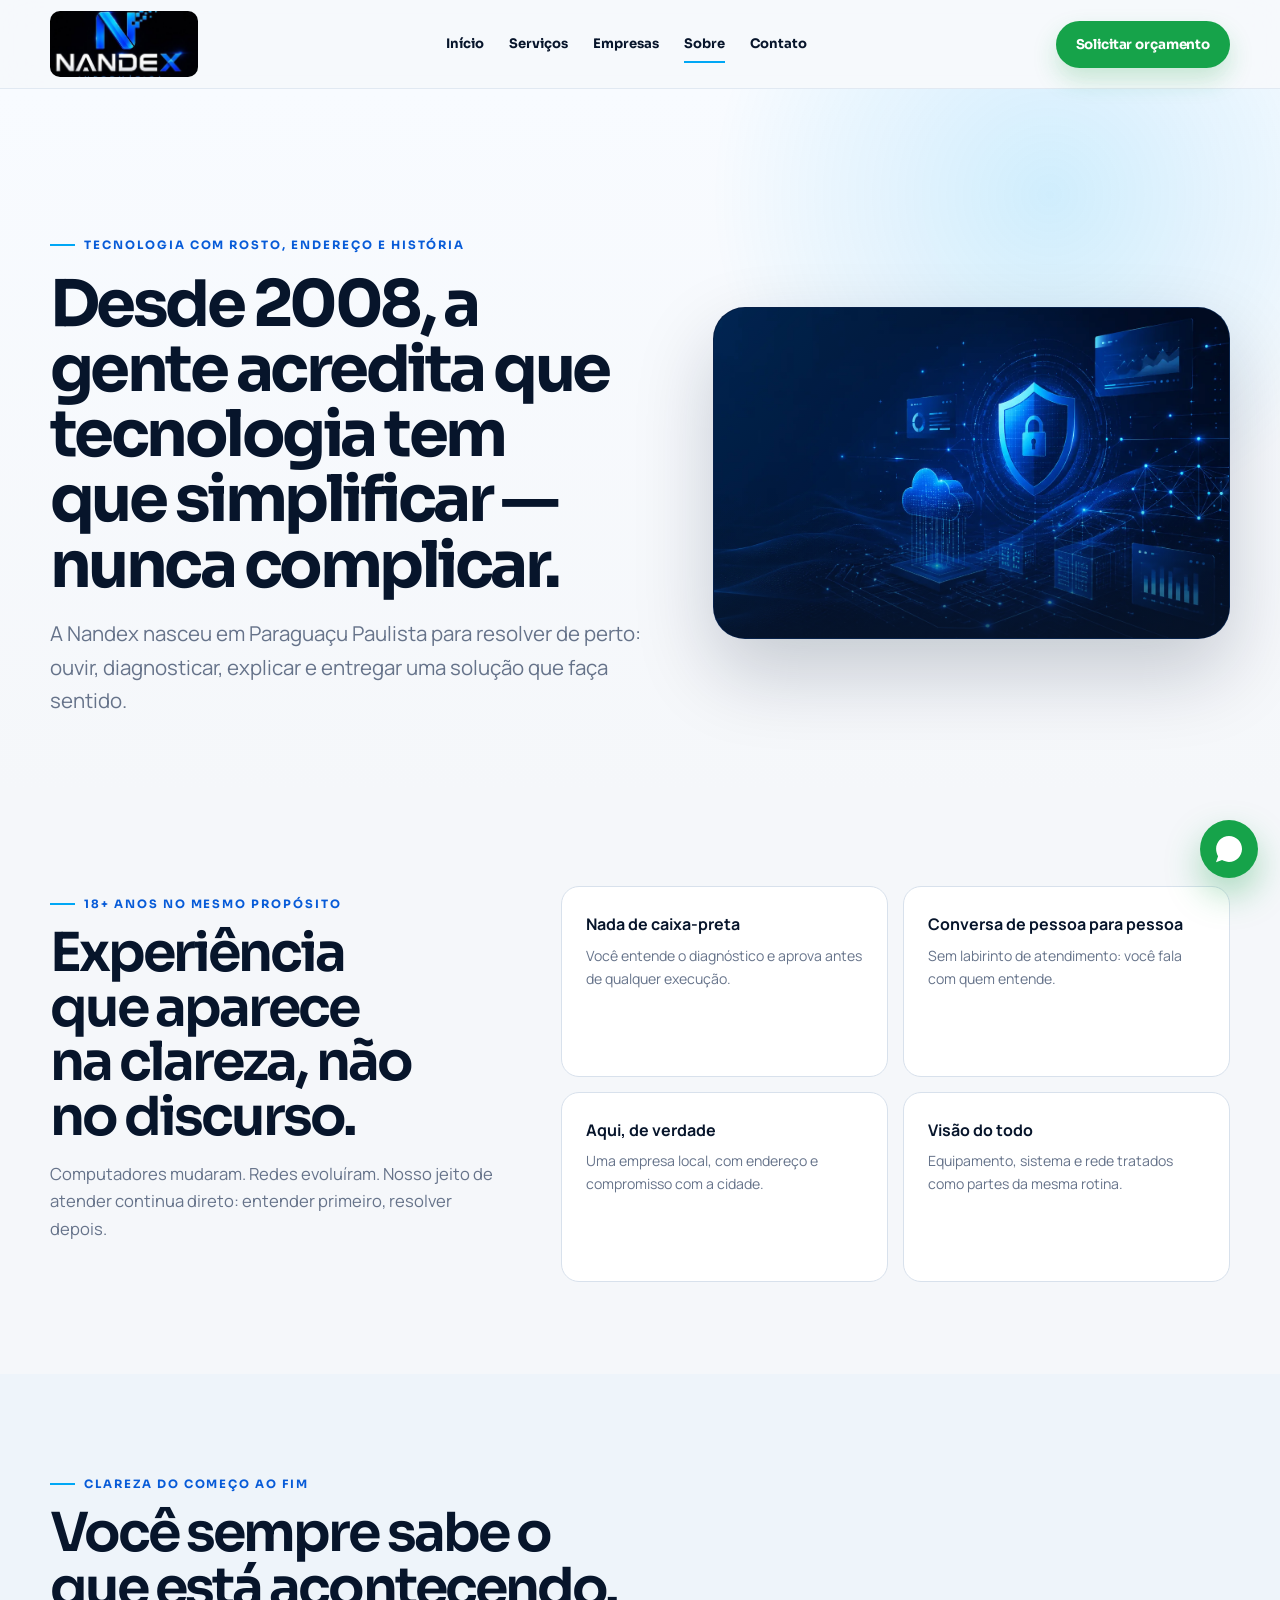
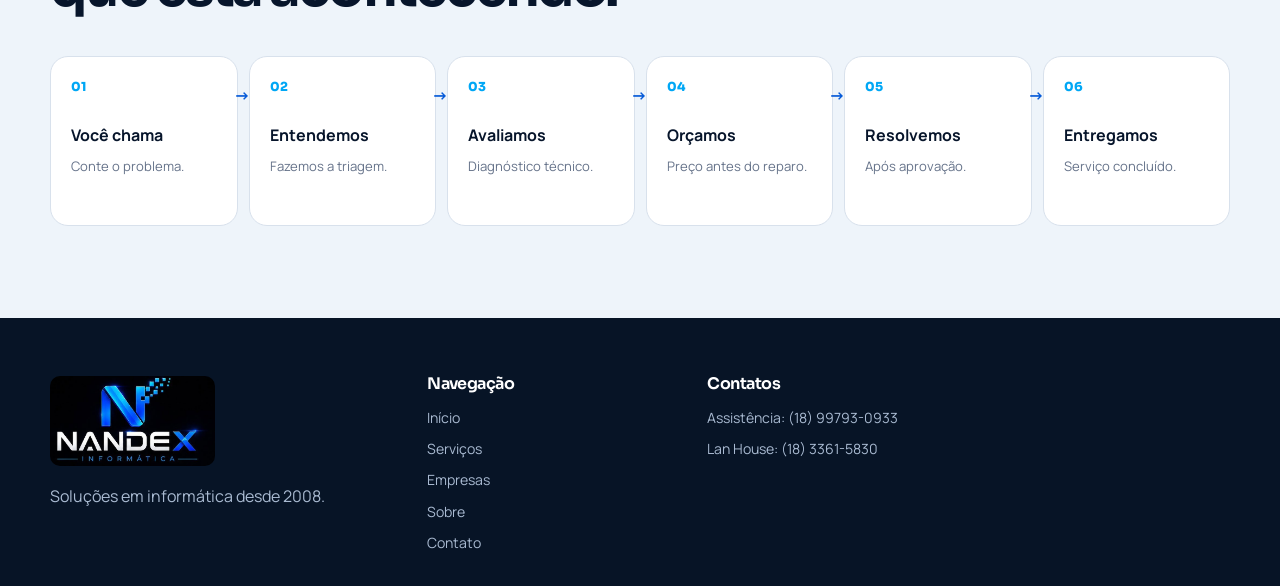
<file: sobre.html>
<!doctype html><html lang="pt-BR"><head><meta charset="utf-8"><meta name="viewport" content="width=device-width,initial-scale=1"><title>Sobre a Nandex | Informática desde 2008</title><meta name="description" content="Conheça a história, os valores e o jeito de atender da Nandex Informática."><link rel="preconnect" href="https://fonts.googleapis.com"><link rel="preconnect" href="https://fonts.gstatic.com" crossorigin><link href="https://fonts.googleapis.com/css2?family=Manrope:wght@400;500;600;700;800&family=Sora:wght@500;600;700;800&display=swap" rel="stylesheet"><link rel="stylesheet" href="assets/css/style.css"></head><body>
<header class="site-header"><div class="container navbar"><a class="brand" href="index.html"><img class="brand-logo" src="assets/img/logo.nandex.jpeg" alt="Nandex Informática"></a><nav class="nav-links"><a href="index.html">Início</a><a href="servicos.html">Serviços</a><a href="empresas.html">Empresas</a><a class="active" href="sobre.html">Sobre</a><a href="contato.html">Contato</a></nav><div class="header-actions"><a class="btn btn-whatsapp" href="https://wa.me/5518997930933">Solicitar orçamento</a><button class="mobile-toggle" aria-label="Abrir menu" aria-expanded="false" data-mobile-toggle><span></span><span></span><span></span></button></div></div></header>
<main><section class="page-hero"><div class="container page-hero-grid"><div class="page-hero-copy"><span class="eyebrow">Tecnologia com rosto, endereço e história</span><h1>Desde 2008, a gente acredita que tecnologia tem que simplificar — nunca complicar.</h1><p>A Nandex nasceu em Paraguaçu Paulista para resolver de perto: ouvir, diagnosticar, explicar e entregar uma solução que faça sentido.</p></div><figure class="editorial-media" style="--media-position: right center"><img src="assets/img/imagem_02.webp" width="1916" height="821" alt="Tecnologia conectada com recursos de segurança digital" loading="lazy" decoding="async"></figure></div></section><section class="section"><div class="container why-grid"><div class="section-heading"><span class="kicker">18+ anos no mesmo propósito</span><h2>Experiência que aparece na clareza, não no discurso.</h2><p>Computadores mudaram. Redes evoluíram. Nosso jeito de atender continua direto: entender primeiro, resolver depois.</p></div><div class="why-list"><div><strong>Nada de caixa-preta</strong><p>Você entende o diagnóstico e aprova antes de qualquer execução.</p></div><div><strong>Conversa de pessoa para pessoa</strong><p>Sem labirinto de atendimento: você fala com quem entende.</p></div><div><strong>Aqui, de verdade</strong><p>Uma empresa local, com endereço e compromisso com a cidade.</p></div><div><strong>Visão do todo</strong><p>Equipamento, sistema e rede tratados como partes da mesma rotina.</p></div></div></div></section><section class="section section-tint"><div class="container"><div class="section-heading"><span class="kicker">Clareza do começo ao fim</span><h2>Você sempre sabe o que está acontecendo.</h2></div><ol class="process-grid"><li><span>01</span><strong>Você chama</strong><p>Conte o problema.</p></li><li><span>02</span><strong>Entendemos</strong><p>Fazemos a triagem.</p></li><li><span>03</span><strong>Avaliamos</strong><p>Diagnóstico técnico.</p></li><li><span>04</span><strong>Orçamos</strong><p>Preço antes do reparo.</p></li><li><span>05</span><strong>Resolvemos</strong><p>Após aprovação.</p></li><li><span>06</span><strong>Entregamos</strong><p>Serviço concluído.</p></li></ol></div></section></main>
<footer class="site-footer"><div class="container footer-grid"><div class="footer-brand"><img src="assets/img/logo.nandex.jpeg" alt="Nandex Informática"><p>Soluções em informática desde 2008.</p></div><div><h3>Navegação</h3><a href="index.html">Início</a><a href="servicos.html">Serviços</a><a href="empresas.html">Empresas</a><a href="sobre.html">Sobre</a><a href="contato.html">Contato</a></div><div><h3>Contatos</h3><a href="https://wa.me/5518997930933">Assistência: (18) 99793-0933</a><a href="tel:+551833615830">Lan House: (18) 3361-5830</a></div></div></footer><a class="whatsapp-float" href="https://wa.me/5518997930933" aria-label="Chamar no WhatsApp"><svg class="whatsapp-icon" viewBox="0 0 448 512" aria-hidden="true"><path d="M380.9 97.1C339 55.1 283.2 32 223.9 32 101.5 32 3.8 131.9 3.8 252.3c0 44.9 11.7 88.6 33.9 127L1.7 480l103.9-34.3c37.7 20.5 77.8 31 118.2 31h.1c120.4 0 222.1-98.3 222.1-220.9 0-59.3-23.2-115-65.1-158.7z"/></svg></a><script src="assets/js/main.js"></script></body></html>
</file>
<file: assets/css/style.css>
:root{--bg:#f5f7fa;--surface:#fff;--surface-2:#eaf2ff;--ink:#07152b;--text:#334158;--muted:#66738a;--primary:#075bd8;--primary-2:#00a7f5;--line:#d8e1ec;--color-whatsapp:#16a34a;--whatsapp-dark:#11813a;--font-display:'Sora',sans-serif;--font-body:'Manrope',sans-serif;--radius:22px;--radius-sm:14px;--shadow:0 22px 60px rgba(7,21,43,.11);--max:1180px}
*{box-sizing:border-box}html{scroll-behavior:smooth;scroll-padding-top:92px}body{margin:0;font-family:var(--font-body);background:var(--bg);color:var(--text);line-height:1.65}body.menu-open{overflow:hidden}a{color:inherit;text-decoration:none}img{max-width:100%;display:block}.container{width:min(var(--max),calc(100% - 36px));margin:auto}.site-header{position:sticky;top:0;z-index:50;background:rgba(247,249,252,.9);backdrop-filter:blur(18px);border-bottom:1px solid rgba(220,229,240,.8)}.navbar{height:88px;display:flex;align-items:center;justify-content:space-between;gap:28px}.brand-logo{width:148px;height:66px;object-fit:cover;border-radius:10px}.nav-links{display:flex;align-items:center;gap:25px;font-size:.9rem;font-weight:700;color:var(--ink)}.nav-links a{position:relative}.nav-links a:after{content:"";position:absolute;left:0;right:100%;bottom:-8px;height:2px;background:var(--primary-2);transition:.25s}.nav-links a:hover:after,.nav-links a.active:after{right:0}.header-actions{display:flex;align-items:center;gap:12px}.mobile-toggle{display:none;width:46px;height:46px;border:1px solid var(--line);border-radius:13px;background:#fff}.mobile-toggle span{display:block;width:20px;height:2px;background:var(--ink);margin:4px auto}.btn{display:inline-flex;justify-content:center;align-items:center;min-height:47px;padding:11px 19px;border:1px solid transparent;border-radius:999px;font:700 .84rem var(--font-display);letter-spacing:-.01em;cursor:pointer;transition:transform .2s,box-shadow .2s,background .2s}.btn:hover{transform:translateY(-2px)}.btn:focus-visible,a:focus-visible,input:focus-visible,select:focus-visible,textarea:focus-visible,button:focus-visible{outline:3px solid rgba(0,167,245,.35);outline-offset:3px}.btn-lg{min-height:54px;padding:14px 23px}.btn-whatsapp{background:var(--color-whatsapp);color:#fff;box-shadow:0 12px 25px rgba(22,163,74,.22)}.btn-whatsapp:hover{background:var(--whatsapp-dark)}.btn-outline{border-color:var(--line);background:#fff;color:var(--ink)}.btn-light{background:#fff;color:var(--ink)}
h1,h2,h3{margin:0;color:var(--ink);font-family:var(--font-display);line-height:1.02;letter-spacing:-.055em;text-wrap:balance}h1{font-size:clamp(3rem,6.4vw,5.8rem);font-weight:700;max-width:940px}h1 em{font-style:normal;color:var(--primary)}h2{font-size:clamp(2.15rem,4.2vw,3.7rem);font-weight:650}h3{font-size:1.3rem;font-weight:650;letter-spacing:-.035em}p{margin:0}.eyebrow,.kicker{display:inline-flex;align-items:center;gap:9px;color:var(--primary);font-family:var(--font-display);font-weight:700;font-size:.72rem;text-transform:uppercase;letter-spacing:.17em}.eyebrow:before,.kicker:before{content:"";width:25px;height:2px;background:var(--primary-2)}.hero{position:relative;overflow:hidden;padding:88px 0 76px;background:radial-gradient(circle at 80% 20%,rgba(0,167,245,.15),transparent 32%),var(--bg)}.hero-grid{display:grid;grid-template-columns:1.08fr .92fr;align-items:center;gap:54px}.hero-copy>p{font-size:1.13rem;color:var(--muted);max-width:670px;margin-top:24px}.hero h1{margin-top:18px}.hero-actions{display:flex;gap:12px;flex-wrap:wrap;margin-top:31px}.trust-row{display:flex;gap:17px;flex-wrap:wrap;margin-top:25px;font-size:.82rem;font-weight:700;color:var(--muted)}.tech-visual{min-height:500px;position:relative;border-radius:36px;background:linear-gradient(145deg,#081426,#102d59);box-shadow:0 35px 75px rgba(7,23,50,.24);overflow:hidden}.tech-visual:before{content:"";position:absolute;inset:0;background-image:linear-gradient(rgba(255,255,255,.035) 1px,transparent 1px),linear-gradient(90deg,rgba(255,255,255,.035) 1px,transparent 1px);background-size:34px 34px}.visual-core{position:absolute;inset:50% auto auto 50%;transform:translate(-50%,-50%);width:190px;height:190px;border-radius:42px;background:linear-gradient(135deg,var(--primary-2),var(--primary));display:grid;place-content:center;text-align:center;color:#fff;box-shadow:0 0 80px rgba(0,167,245,.35)}.visual-core span{font-size:4.2rem;font-weight:900;line-height:1}.visual-core small{text-transform:uppercase;letter-spacing:.16em}.visual-orbit{position:absolute;border:1px solid rgba(76,192,255,.35);border-radius:50%;inset:13%}.orbit-two{inset:28%;border-style:dashed}.signal-card{position:absolute;padding:14px 18px;background:rgba(255,255,255,.1);border:1px solid rgba(255,255,255,.16);border-radius:16px;color:#fff;backdrop-filter:blur(12px)}.signal-card strong{display:block;font-size:1.4rem}.signal-card span{font-size:.75rem;color:#b9d7f8}.signal-a{left:7%;top:12%}.signal-b{right:6%;bottom:10%}
.proof-band{background:var(--ink);color:#fff}.proof-grid{display:grid;grid-template-columns:repeat(3,1fr);padding:29px 0}.proof-grid div{padding:0 28px;border-right:1px solid rgba(255,255,255,.14)}.proof-grid div:last-child{border:0}.proof-grid strong,.proof-grid span{display:block}.proof-grid strong{font-size:1.1rem}.proof-grid span{font-size:.8rem;color:#a9bad1;margin-top:3px}.section{padding:92px 0}.section.compact{padding:40px 0 70px}.section-tint{background:#eef4fa}.section-heading{max-width:780px;margin-bottom:40px}.section-heading h2{margin-top:12px}.section-heading>p{margin-top:15px;color:var(--muted);font-size:1.04rem}.split-heading{max-width:none;display:flex;justify-content:space-between;align-items:end;gap:25px}.text-link{color:var(--primary);font-weight:800}.grid-3{display:grid;grid-template-columns:repeat(3,1fr);gap:18px}.card,.service-card{background:var(--surface);border:1px solid var(--line);border-radius:var(--radius);padding:26px;box-shadow:0 10px 30px rgba(10,24,48,.04);transition:transform .25s,box-shadow .25s}.card:hover,.service-card:hover{transform:translateY(-5px);box-shadow:var(--shadow)}.card-icon{width:48px;height:48px;border-radius:15px;display:grid;place-items:center;background:var(--surface-2);color:var(--primary);font-size:1.3rem;font-weight:900;margin-bottom:20px}.card p,.service-card p{color:var(--muted);margin-top:11px}.service-preview a,.service-card a{display:inline-block;color:var(--primary);font-weight:800;font-size:.88rem;margin-top:18px}.problem-card{border-top:3px solid transparent}.problem-card:hover{border-top-color:var(--primary-2)}.business-panel{display:grid;grid-template-columns:1.08fr .92fr;gap:60px;padding:56px;border-radius:32px;color:#c8d5e7;background:radial-gradient(circle at 90% 0,rgba(0,167,245,.3),transparent 35%),var(--ink)}.business-panel h2{color:#fff;margin:15px 0 20px}.business-panel p{max-width:650px}.business-panel .btn{margin-top:28px}.kicker-light{color:#77d5ff}.feature-list{display:grid;grid-template-columns:1fr 1fr;gap:11px;list-style:none;padding:0;margin:0}.feature-list li{padding:16px;background:rgba(255,255,255,.07);border:1px solid rgba(255,255,255,.1);border-radius:14px;font-weight:600}.feature-list li:before{content:"✓";color:#52e589;margin-right:9px}.process-grid{display:grid;grid-template-columns:repeat(6,1fr);gap:11px;list-style:none;padding:0;margin:0}.process-grid li{position:relative;background:#fff;border:1px solid var(--line);border-radius:18px;padding:20px;min-height:170px}.process-grid li:not(:last-child):after{content:"→";position:absolute;right:-13px;top:25px;z-index:2;color:var(--primary);font-weight:900}.process-grid span{display:block;color:var(--primary-2);font-size:.78rem;font-weight:900;margin-bottom:25px}.process-grid strong{display:block;color:var(--ink)}.process-grid p{font-size:.82rem;color:var(--muted);margin-top:7px}.why-grid{display:grid;grid-template-columns:.8fr 1.2fr;gap:65px}.why-list{display:grid;grid-template-columns:1fr 1fr;gap:15px}.why-list>div{padding:24px;border:1px solid var(--line);border-radius:18px;background:#fff}.why-list strong{color:var(--ink)}.why-list p{font-size:.88rem;color:var(--muted);margin-top:6px}.testimonial-placeholder{border-style:dashed!important;background:transparent!important}.cta-banner{padding:38px 42px;border-radius:28px;background:linear-gradient(120deg,var(--primary),#03418c);color:#fff;display:flex;align-items:center;justify-content:space-between;gap:30px}.cta-banner h2{color:#fff;font-size:clamp(1.6rem,3vw,2.5rem)}.cta-banner span{color:#bce7ff}.contact-summary{display:grid;grid-template-columns:.85fr 1.15fr;gap:55px;align-items:center}.contact-summary h2{margin:12px 0 18px}.contact-summary p{color:var(--muted)}.contact-cards{display:grid;gap:10px}.contact-cards>a,.contact-cards>div{padding:18px 21px;background:#fff;border:1px solid var(--line);border-radius:16px}.contact-cards small,.contact-cards strong{display:block}.contact-cards small{color:var(--muted)}.contact-cards strong{color:var(--ink)}
.page-hero{padding:80px 0 58px;background:radial-gradient(circle at 80% 0,rgba(0,167,245,.13),transparent 32%)}.page-hero h1{font-size:clamp(2.5rem,5vw,4.5rem);margin-top:17px}.page-hero p{font-size:1.1rem;color:var(--muted);max-width:720px;margin-top:19px}.services-catalog{display:grid;grid-template-columns:repeat(2,1fr);gap:18px}.service-card h2{font-size:1.45rem}.contact-layout{display:grid;grid-template-columns:.9fr 1.1fr;gap:25px;align-items:start}.contact-info{display:grid;gap:12px}.info-card{display:flex;gap:16px;align-items:center;padding:19px;background:#fff;border:1px solid var(--line);border-radius:17px}.info-card>span{width:42px;height:42px;display:grid;place-items:center;background:var(--surface-2);color:var(--primary);font-weight:900;border-radius:13px}.info-card small,.info-card strong{display:block}.info-card small{color:var(--muted)}.info-card strong{color:var(--ink)}.whatsapp-card{border-color:rgba(22,163,74,.35)}.whatsapp-card>span{background:#e8f8ee;color:var(--color-whatsapp)}.map-placeholder{padding:35px;border:1px dashed #9db7d1;border-radius:18px;text-align:center;background:var(--surface-2)}.map-placeholder strong{color:var(--ink)}.map-placeholder p{font-size:.85rem;margin-top:6px}.contact-form{padding:35px;background:#fff;border:1px solid var(--line);border-radius:25px;box-shadow:var(--shadow)}.contact-form h2{font-size:2.3rem;margin:10px 0}.contact-form>p{color:var(--muted);margin-bottom:20px}.contact-form label{display:grid;gap:7px;margin-top:14px;color:var(--ink);font-size:.85rem;font-weight:800}.contact-form input,.contact-form select,.contact-form textarea{width:100%;border:1px solid var(--line);background:#f9fbfd;border-radius:12px;padding:13px;font:inherit;color:var(--ink)}.contact-form textarea{min-height:125px;resize:vertical}.contact-form button{width:100%;margin-top:20px}.form-feedback{font-size:.84rem;margin:9px 0 0!important;color:#b42318!important}
.site-footer{background:#071426;color:#a9bad1;padding:58px 0 24px}.footer-grid{display:grid;grid-template-columns:1.4fr repeat(3,1fr);gap:38px}.footer-brand img{width:165px;border-radius:10px;margin-bottom:17px}.footer-brand p{max-width:330px}.footer-grid h3{color:#fff;font-size:1rem;margin-bottom:14px}.footer-grid a{display:block;margin:8px 0;font-size:.88rem}.footer-grid a:hover{color:#fff}.footer-bottom{display:flex;justify-content:space-between;border-top:1px solid rgba(255,255,255,.1);margin-top:35px;padding-top:20px;font-size:.78rem}.whatsapp-float{position:fixed;right:22px;bottom:22px;z-index:45;width:58px;height:58px;border-radius:50%;display:grid;place-items:center;background:var(--color-whatsapp);color:#fff;font-weight:900;box-shadow:0 16px 35px rgba(22,163,74,.35);transition:.2s}.whatsapp-icon{width:30px;height:30px;fill:currentColor}.whatsapp-float:hover{transform:scale(1.07)}
@media(max-width:980px){.nav-links{position:fixed;display:none;inset:88px 18px auto;padding:12px;background:#fff;border:1px solid var(--line);border-radius:18px;box-shadow:var(--shadow);flex-direction:column;align-items:stretch}.menu-open .nav-links{display:flex}.nav-links a{padding:11px}.nav-links a:after{display:none}.mobile-toggle{display:block}.header-actions>.btn{display:none}.hero-grid,.business-panel,.why-grid,.contact-summary,.contact-layout{grid-template-columns:1fr}.tech-visual{min-height:400px}.grid-3{grid-template-columns:repeat(2,1fr)}.process-grid{grid-template-columns:repeat(3,1fr)}.process-grid li:nth-child(3):after{display:none}.footer-grid{grid-template-columns:1.3fr 1fr 1fr}.footer-grid>div:nth-child(3){display:none}}
@media(max-width:640px){.container{width:min(100% - 26px,var(--max))}.navbar{height:78px}.brand-logo{width:120px;height:56px}.nav-links{inset:78px 13px auto}.hero{padding:55px 0}.hero h1{font-size:2.55rem}.hero-actions{display:grid}.trust-row{display:grid;gap:8px}.tech-visual{min-height:330px}.visual-core{width:140px;height:140px}.visual-core span{font-size:3rem}.proof-grid,.grid-3,.services-catalog,.feature-list,.why-list,.footer-grid{grid-template-columns:1fr}.proof-grid div{border-right:0;border-bottom:1px solid rgba(255,255,255,.13);padding:17px 5px}.section{padding:68px 0}.split-heading{align-items:start;flex-direction:column}.business-panel{padding:30px 24px;gap:34px}.process-grid{grid-template-columns:1fr 1fr}.process-grid li:nth-child(3):after{display:block}.process-grid li:nth-child(even):after{display:none}.cta-banner{align-items:flex-start;flex-direction:column;padding:30px 24px}.footer-grid>div:nth-child(3){display:block}.footer-bottom{display:grid;gap:8px}.contact-form{padding:25px 19px}.whatsapp-float{width:54px;height:54px;right:15px;bottom:15px}}
@media(prefers-reduced-motion:reduce){*,*:before,*:after{scroll-behavior:auto!important;transition:none!important;animation:none!important}}

/* Editorial media */
.editorial-media{--media-position:center;position:relative;min-height:360px;margin:0;overflow:hidden;border:1px solid rgba(7,91,216,.18);border-radius:32px;background:#07152b;box-shadow:0 34px 80px rgba(7,21,43,.2);isolation:isolate}
.editorial-media:after{content:"";position:absolute;inset:0;z-index:1;pointer-events:none;background:linear-gradient(135deg,rgba(0,167,245,.08),transparent 45%),linear-gradient(180deg,transparent 55%,rgba(7,21,43,.72))}
.editorial-media img{width:100%;height:100%;min-height:360px;display:block;object-fit:cover;object-position:var(--media-position);transition:transform .7s cubic-bezier(.2,.7,.2,1)}
.editorial-media:hover img{transform:scale(1.025)}
.editorial-media figcaption{position:absolute;left:24px;right:24px;bottom:22px;z-index:2;display:grid;gap:4px;color:#fff}
.editorial-media figcaption strong{font-family:var(--font-display);font-size:1rem}
.editorial-media figcaption span{max-width:460px;color:#c8d8ec;font-size:.82rem}
.editorial-media-home{min-height:500px}
.editorial-media-home img{min-height:500px;object-position:58% center}
.page-hero-grid{display:grid;grid-template-columns:minmax(0,1fr) minmax(420px,.85fr);align-items:center;gap:54px}
.page-hero-copy{min-width:0}
.page-hero-grid .editorial-media{min-height:330px}
.page-hero-grid .editorial-media img{min-height:330px}
@media(max-width:980px){.page-hero-grid{grid-template-columns:1fr;gap:36px}.editorial-media-home{min-height:400px}.editorial-media-home img{min-height:400px}.page-hero-grid .editorial-media,.page-hero-grid .editorial-media img{min-height:300px}}
@media(max-width:640px){.editorial-media,.editorial-media-home{min-height:250px;border-radius:24px}.editorial-media img,.editorial-media-home img,.page-hero-grid .editorial-media img{min-height:250px}.editorial-media figcaption{left:18px;right:18px;bottom:16px}.page-hero-grid{gap:28px}}

/* Tech editorial polish */
.hero-copy>p,.page-hero p{font-size:clamp(1.08rem,1.6vw,1.3rem);line-height:1.65;max-width:700px}.page-hero{padding:clamp(88px,11vw,138px) 0 76px;background:radial-gradient(circle at 82% 15%,rgba(0,167,245,.16),transparent 28%),linear-gradient(180deg,#f8fbff 0%,var(--bg) 100%)}.page-hero h1{max-width:1020px}.card,.service-card{border-color:rgba(7,91,216,.12);box-shadow:0 14px 40px rgba(7,21,43,.055)}.service-card{position:relative;overflow:hidden}.service-card:before{content:'';position:absolute;left:0;top:0;width:4px;height:100%;background:linear-gradient(var(--primary-2),var(--primary));opacity:.8}.service-card a,.service-preview a{font-family:var(--font-display);font-size:.8rem;letter-spacing:-.01em}.proof-grid strong,.signal-card strong,.process-grid span{font-family:var(--font-display)}.cta-banner{box-shadow:0 28px 70px rgba(3,65,140,.23)}.cta-banner span{font-family:var(--font-display);font-weight:600;letter-spacing:-.02em}.nav-links{font-family:var(--font-display);font-size:.82rem}.contact-form h2{font-family:var(--font-display)}@media(max-width:640px){h1{font-size:clamp(2.55rem,12vw,3.45rem);line-height:1.03}.page-hero{padding:68px 0 48px}.hero h1{font-size:clamp(2.7rem,12vw,3.7rem)}.hero-copy>p,.page-hero p{font-size:1.04rem}.service-card{padding:24px 22px}}
</file>
